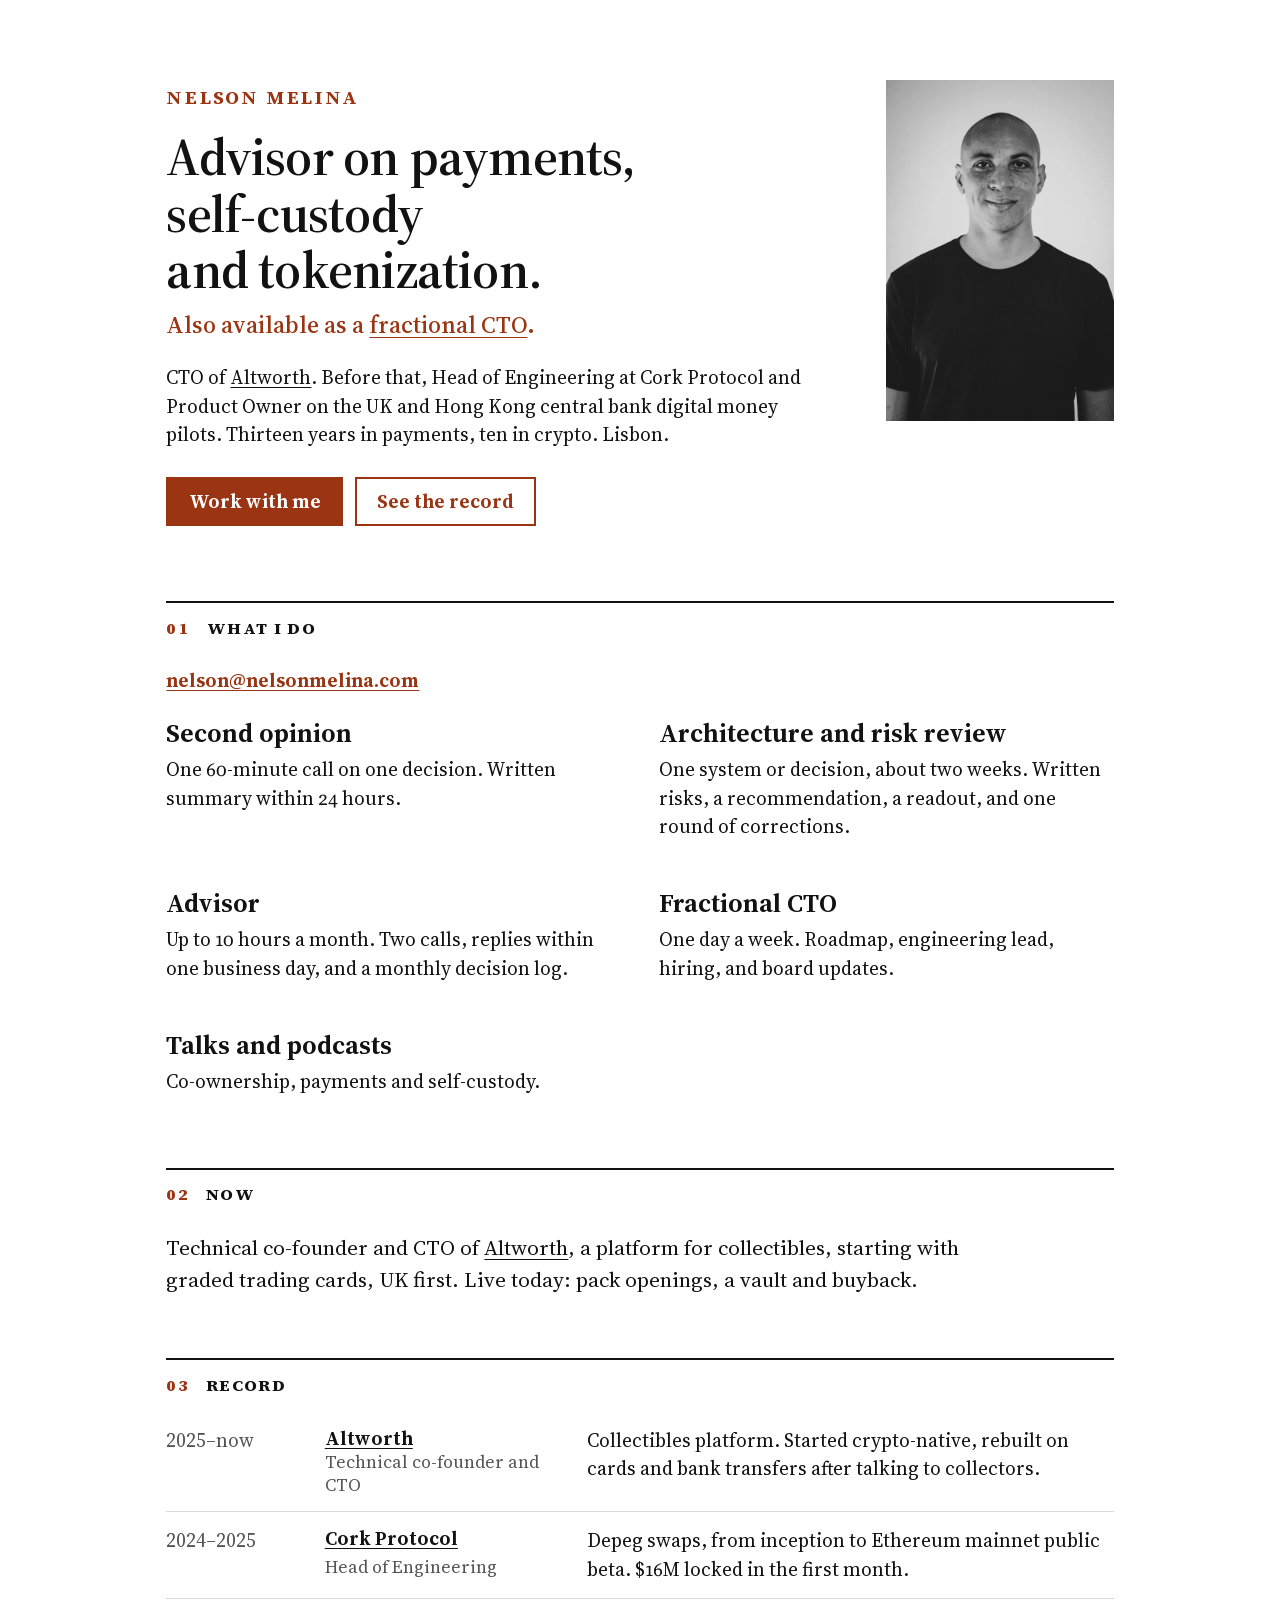
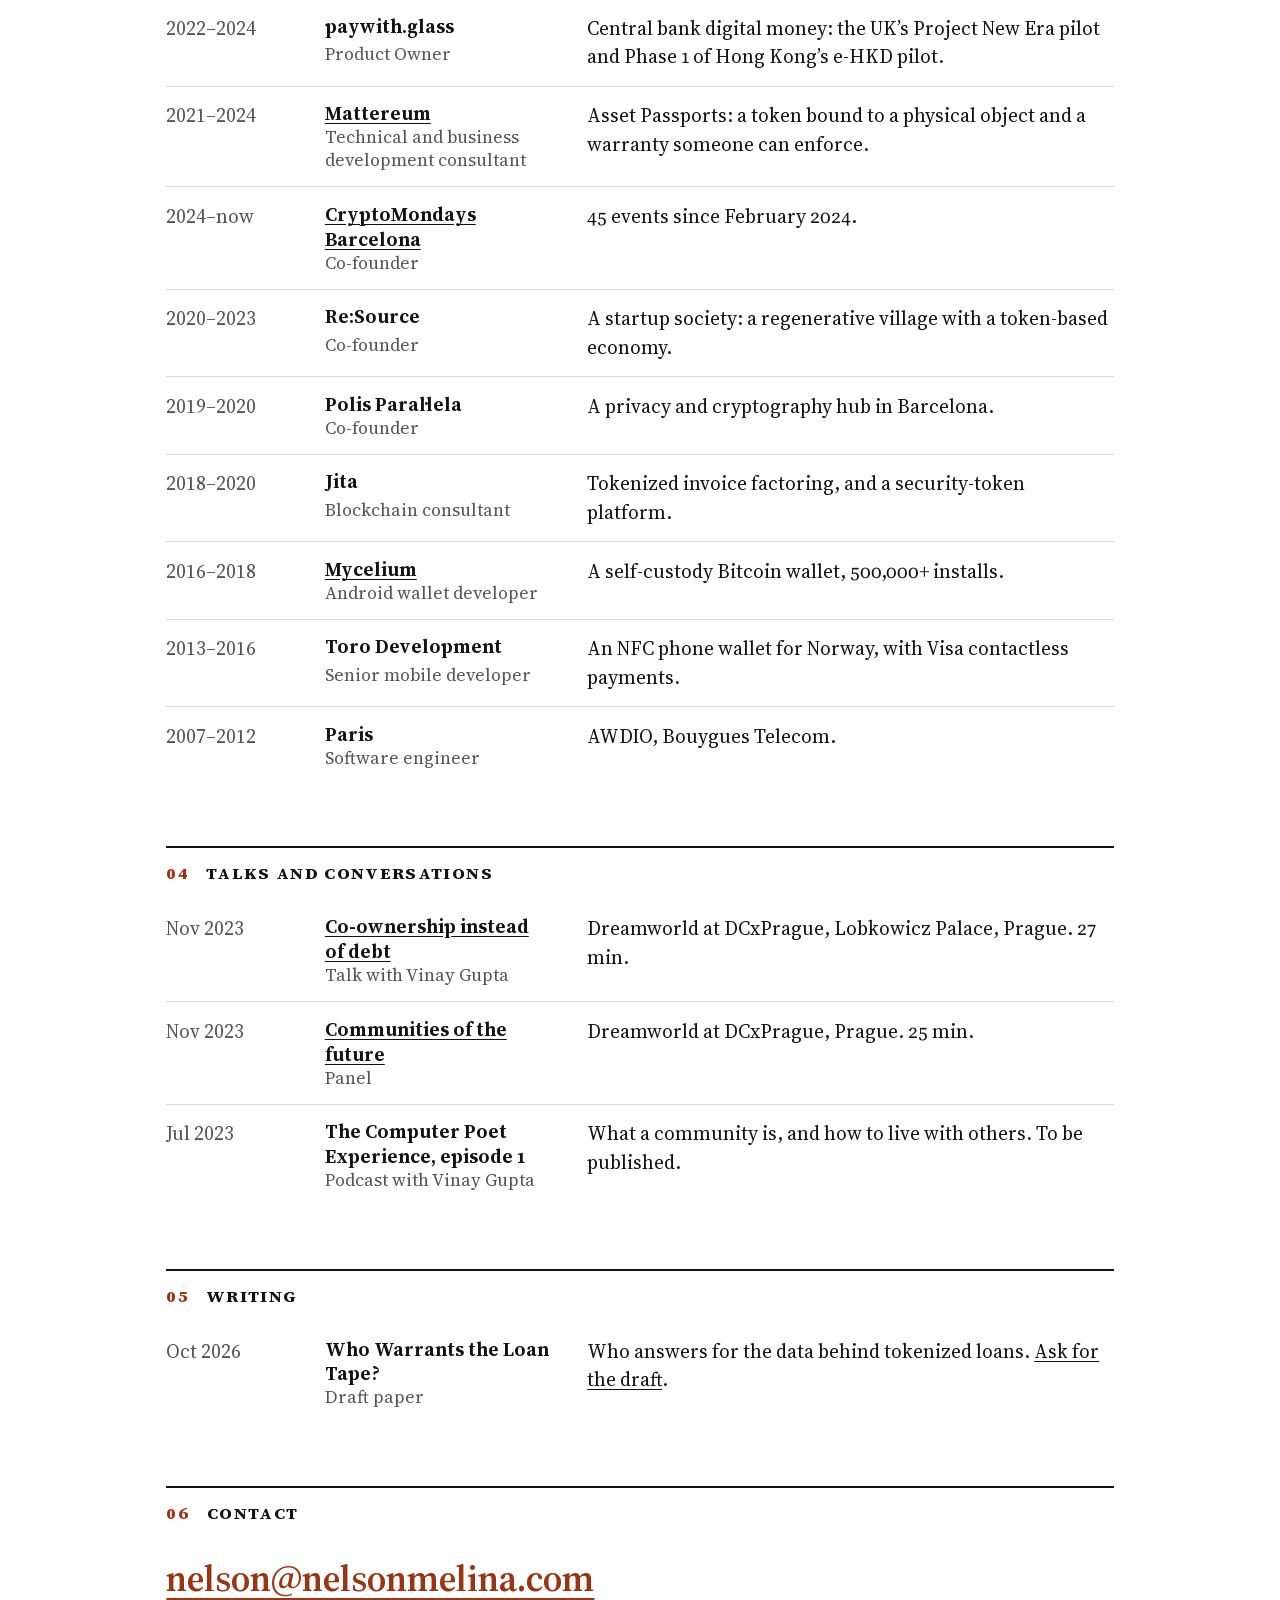
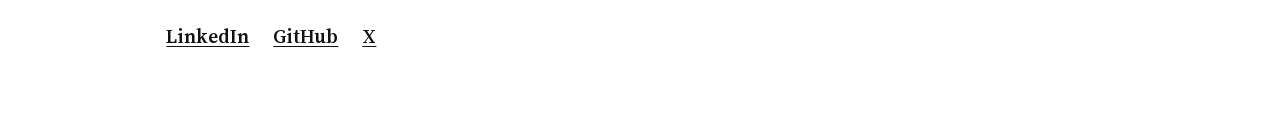
<file: index.html>
<!doctype html>
<html lang="en">
<head>
<meta charset="utf-8">
<meta name="viewport" content="width=device-width, initial-scale=1">
<link rel="canonical" href="https://nelsonmelina.com/">
<link rel="alternate" type="text/markdown" href="https://nelsonmelina.com/index.html.md">
<meta property="og:type" content="profile">
<meta property="og:title" content="Nelson Melina">
<meta property="og:description" content="Advisor on payments, self-custody and tokenization. Also available as a fractional CTO.">
<meta property="og:url" content="https://nelsonmelina.com/">
<meta property="og:image" content="https://nelsonmelina.com/portrait.jpg">
<meta name="twitter:card" content="summary">
<script type="application/ld+json">
{
  "@context": "https://schema.org",
  "@graph": [
    {
      "@type": "Person",
      "@id": "https://nelsonmelina.com/#nelson",
      "name": "Nelson Melina",
      "url": "https://nelsonmelina.com/",
      "image": "https://nelsonmelina.com/portrait.jpg",
      "email": "mailto:nelson@nelsonmelina.com",
      "jobTitle": "Advisor; Technical Co-founder and CTO, Altworth",
      "homeLocation": { "@type": "Place", "name": "Lisbon, Portugal" },
      "knowsAbout": ["payments", "self-custody", "tokenization", "central bank digital currency"],
      "sameAs": [
        "https://www.linkedin.com/in/nelsonmelina/",
        "https://github.com/computerpoet",
        "https://x.com/ComputerPoet"
      ]
    },
    {
      "@type": "ProfilePage",
      "@id": "https://nelsonmelina.com/#page",
      "url": "https://nelsonmelina.com/",
      "mainEntity": { "@id": "https://nelsonmelina.com/#nelson" }
    }
  ]
}
</script>
<title>Nelson Melina: advisor on payments, self-custody and tokenization</title>
<meta name="description" content="Nelson Melina advises on payments, self-custody and tokenization, and works as a fractional CTO. CTO of Altworth. Thirteen years in payments, ten in crypto. Lisbon.">
<link rel="preload" href="/fonts/source-serif-4.woff2" as="font" type="font/woff2" crossorigin>
<link rel="stylesheet" href="/base.css">
<link rel="stylesheet" href="a.css">
<link rel="icon" href="/favicon.png" type="image/png">
<meta name="color-scheme" content="light dark">
</head>
<body>
<a class="skip" href="#record">Skip to the record</a>

<header class="hero">
  <div class="hero-text">
    <p class="name">Nelson Melina</p>
    <h1>Advisor on payments, self&#8209;custody and tokenization.</h1>
    <p class="also">Also available as a <a href="#fractional-cto">fractional CTO</a>.</p>
    <p class="proof">CTO of <a href="https://altworth.com/">Altworth</a>. Before that, Head of Engineering at Cork Protocol and Product Owner on the UK and Hong Kong central bank digital money pilots. Thirteen years in payments, ten in crypto. Lisbon.</p>
    <p class="cta">
      <a class="button primary" href="#work">Work with me</a>
      <a class="button" href="#record">See the record</a>
    </p>
  </div>
  <figure class="portrait">
    <picture>
      <source srcset="/portrait.webp" type="image/webp">
      <img src="/portrait.jpg" alt="Nelson Melina, black and white portrait" width="600" height="900">
    </picture>
  </figure>
</header>

<main>

<section id="work" aria-labelledby="work-h">
  <h2 id="work-h"><span class="num">01</span> What I do</h2>
  <p class="work-mail"><a href="mailto:nelson@nelsonmelina.com">nelson@nelsonmelina.com</a></p>
  <ul class="offers">
    <li id="second-opinion">
      <h3>Second opinion</h3>
      <p>One 60-minute call on one decision. Written summary within 24 hours.</p>
    </li>
    <li id="architecture-review">
      <h3>Architecture and risk review</h3>
      <p>One system or decision, about two weeks. Written risks, a recommendation, a readout, and one round of corrections.</p>
    </li>
    <li id="advisor">
      <h3>Advisor</h3>
      <p>Up to 10 hours a month. Two calls, replies within one business day, and a monthly decision log.</p>
    </li>
    <li id="fractional-cto">
      <h3>Fractional CTO</h3>
      <p>One day a week. Roadmap, engineering lead, hiring, and board updates.</p>
    </li>
    <li id="talks-offer">
      <h3>Talks and podcasts</h3>
      <p>Co-ownership, payments and self-custody.</p>
    </li>
  </ul>
</section>

<section id="now" aria-labelledby="now-h">
  <h2 id="now-h"><span class="num">02</span> Now</h2>
  <p class="now">Technical co-founder and CTO of <a href="https://altworth.com/">Altworth</a>, a platform for collectibles, starting with graded trading cards, UK first. Live today: pack openings, a vault and buyback.</p>
</section>

<section id="record" aria-labelledby="record-h">
  <h2 id="record-h"><span class="num">03</span> Record</h2>
  <ol class="record">
    <li><span class="date">2025–now</span><span class="org"><a href="https://altworth.com/">Altworth</a></span><span class="role">Technical co-founder and CTO</span><span class="what">Collectibles platform. Started crypto-native, rebuilt on cards and bank transfers after talking to collectors.</span></li>
    <li><span class="date">2024–2025</span><span class="org"><a href="https://www.cork.tech/">Cork Protocol</a></span><span class="role">Head of Engineering</span><span class="what">Depeg swaps, from inception to Ethereum mainnet public beta. $16M locked in the first month.</span></li>
    <li><span class="date">2022–2024</span><span class="org">paywith.glass</span><span class="role">Product Owner</span><span class="what">Central bank digital money: the UK’s Project New Era pilot and Phase 1 of Hong Kong’s e-HKD pilot.</span></li>
    <li><span class="date">2021–2024</span><span class="org"><a href="https://mattereum.com/">Mattereum</a></span><span class="role">Technical and business development consultant</span><span class="what">Asset Passports: a token bound to a physical object and a warranty someone can enforce.</span></li>
    <li><span class="date">2024–now</span><span class="org"><a href="https://luma.com/cryptomondaysbcn">CryptoMondays Barcelona</a></span><span class="role">Co-founder</span><span class="what">45 events since February 2024.</span></li>
    <li><span class="date">2020–2023</span><span class="org">Re:Source</span><span class="role">Co-founder</span><span class="what">A startup society: a regenerative village with a token-based economy.</span></li>
    <li><span class="date">2019–2020</span><span class="org">Polis Paral·lela</span><span class="role">Co-founder</span><span class="what">A privacy and cryptography hub in Barcelona.</span></li>
    <li><span class="date">2018–2020</span><span class="org">Jita</span><span class="role">Blockchain consultant</span><span class="what">Tokenized invoice factoring, and a security-token platform.</span></li>
    <li><span class="date">2016–2018</span><span class="org"><a href="https://web.archive.org/web/20180308125553/https://play.google.com/store/apps/details?id=com.mycelium.wallet">Mycelium</a></span><span class="role">Android wallet developer</span><span class="what">A self-custody Bitcoin wallet, 500,000+ installs.</span></li>
    <li><span class="date">2013–2016</span><span class="org">Toro Development</span><span class="role">Senior mobile developer</span><span class="what">An NFC phone wallet for Norway, with Visa contactless payments.</span></li>
    <li><span class="date">2007–2012</span><span class="org">Paris</span><span class="role">Software engineer</span><span class="what">AWDIO, Bouygues Telecom.</span></li>
  </ol>
</section>

<section id="talks" aria-labelledby="talks-h">
  <h2 id="talks-h"><span class="num">04</span> Talks and conversations</h2>
  <ol class="record talks">
    <li><span class="date">Nov 2023</span><span class="org"><a href="https://www.youtube.com/watch?v=afgFGkOL-J0">Co-ownership instead of debt</a></span><span class="role">Talk with Vinay Gupta</span><span class="what">Dreamworld at DCxPrague, Lobkowicz Palace, Prague. 27 min.</span></li>
    <li><span class="date">Nov 2023</span><span class="org"><a href="https://www.youtube.com/watch?v=C_HpE7JoQ_I">Communities of the future</a></span><span class="role">Panel</span><span class="what">Dreamworld at DCxPrague, Prague. 25 min.</span></li>
    <li><span class="date">Jul 2023</span><span class="org">The Computer Poet Experience, episode 1</span><span class="role">Podcast with Vinay Gupta</span><span class="what">What a community is, and how to live with others. To be published.</span></li>
  </ol>
</section>

<section id="writing" aria-labelledby="writing-h">
  <h2 id="writing-h"><span class="num">05</span> Writing</h2>
  <ol class="record">
    <li><span class="date">Oct 2026</span><span class="org">Who Warrants the Loan Tape?</span><span class="role">Draft paper</span><span class="what">Who answers for the data behind tokenized loans. <a href="mailto:nelson@nelsonmelina.com?subject=Who%20Warrants%20the%20Loan%20Tape%3F%20draft">Ask for the draft</a>.</span></li>
  </ol>
</section>

<section id="contact" aria-labelledby="contact-h">
  <h2 id="contact-h"><span class="num">06</span> Contact</h2>
  <p class="mail"><a href="mailto:nelson@nelsonmelina.com">nelson@nelsonmelina.com</a></p>
  <ul class="links">
    <li><a href="https://www.linkedin.com/in/nelsonmelina/">LinkedIn</a></li>
    <li><a href="https://github.com/computerpoet">GitHub</a></li>
    <li><a href="https://x.com/ComputerPoet">X</a></li>
  </ul>
</section>

</main>
</body>
</html>
</file>
<file: base.css>
/* Shared base for the two Nov 2026 layout candidates. Source Serif 4 (SIL OFL), self-hosted.
   One accent colour (rust, #9a3412 light / #e8925c dark, both 7.3:1+ against the page). */

@font-face {
  font-family: "Source Serif 4";
  src: url("/fonts/source-serif-4.woff2") format("woff2");
  font-weight: 200 900;
  font-style: normal;
  font-display: swap;
}
@font-face {
  font-family: "Source Serif 4";
  src: url("/fonts/source-serif-4-italic.woff2") format("woff2");
  font-weight: 200 900;
  font-style: italic;
  font-display: swap;
}

:root {
  --paper: #ffffff;
  --ink: #121212;
  --muted: #545454;
  --hair: #d9d9d9;
  --accent: #9a3412;
  --on-accent: #ffffff;
  --gap: clamp(1.25rem, 0.8rem + 2vw, 2.5rem);
  color-scheme: light dark;
}
@media (prefers-color-scheme: dark) {
  :root {
    --paper: #121212;
    --ink: #ececec;
    --muted: #a6a6a6;
    --hair: #333333;
    --accent: #e8925c;
    --on-accent: #121212;
  }
}

*, *::before, *::after { box-sizing: border-box; }

html {
  font-family: "Source Serif 4", Georgia, "Times New Roman", serif;
  -webkit-text-size-adjust: 100%;
  text-size-adjust: 100%;
}
body {
  margin: 0;
  background: var(--paper);
  color: var(--ink);
  font-size: clamp(1.0625rem, 0.99rem + 0.3vw, 1.2rem);
  line-height: 1.5;
  font-optical-sizing: auto;
  font-variant-numeric: oldstyle-nums proportional-nums;
  font-kerning: normal;
  overflow-wrap: break-word;
}

a {
  color: inherit;
  text-decoration-line: underline;
  text-decoration-thickness: 1px;
  text-underline-offset: 0.18em;
}
a:hover { text-decoration-thickness: 2px; }
a:focus-visible { outline: 2px solid var(--accent); outline-offset: 3px; }

.skip {
  position: absolute;
  left: 1rem; top: -4rem;
  background: var(--ink); color: var(--paper);
  padding: 0.5rem 0.75rem;
  z-index: 20;
}
.skip:focus { top: 1rem; }

.button {
  display: inline-block;
  padding: 0.55em 1.05em 0.6em;
  border: 2px solid var(--accent);
  font-weight: 650;
  text-decoration: none;
  line-height: 1.2;
}
.button.primary { background: var(--accent); color: var(--on-accent); }
.button:not(.primary) { color: var(--accent); }
.button:hover { text-decoration: underline; text-decoration-thickness: 2px; }

.portrait img {
  display: block;
  width: 100%;
  height: auto;
  object-fit: cover;
  filter: grayscale(1);
}

.date, .when { font-variant-numeric: lining-nums tabular-nums; }
.muted { color: var(--muted); }

@media (prefers-reduced-motion: no-preference) {
  html { scroll-behavior: smooth; }
}
</file>
<file: a.css>
/* Layout A: one column, offer first, numbered sections, the record as a scannable list. */

.hero, main {
  max-width: 64rem;
  margin-inline: auto;
  padding-inline: var(--gap);
}

.hero {
  display: grid;
  grid-template-columns: minmax(0, 1fr) clamp(10rem, 7rem + 9vw, 15rem);
  gap: var(--gap);
  align-items: start;
  padding-top: clamp(2.5rem, 1rem + 5vw, 6rem);
  padding-bottom: clamp(2.5rem, 1.5rem + 4vw, 5rem);
}
.name {
  margin: 0 0 1rem;
  font-variant-caps: all-small-caps;
  letter-spacing: 0.08em;
  font-weight: 650;
  font-size: 1.15em;
  color: var(--accent);
}
h1 {
  margin: 0;
  font-size: clamp(1.9rem, 1.2rem + 2.6vw, 3.3rem);
  line-height: 1.08;
  font-weight: 600;
  letter-spacing: -0.015em;
  max-width: 20ch;
  text-wrap: balance;
}
.also {
  margin: 0.7rem 0 0;
  font-size: clamp(1.15rem, 1rem + 0.7vw, 1.5rem);
  line-height: 1.25;
  color: var(--accent);
  font-weight: 500;
}
.proof {
  margin: 1.4rem 0 0;
  max-width: 34em;
  color: var(--ink);
}
.cta { margin: 1.75rem 0 0; display: flex; flex-wrap: wrap; gap: 0.75rem; }
.portrait { margin: 0; }
.portrait img { aspect-ratio: 2 / 3; }

section, .offers li { scroll-margin-top: 1rem; }
section { padding-bottom: clamp(2.5rem, 1.5rem + 3vw, 4rem); }
h2 {
  margin: 0 0 1.5rem;
  padding-top: 0.6rem;
  border-top: 2px solid var(--ink);
  font-size: 1em;
  font-weight: 700;
  font-variant-caps: all-small-caps;
  letter-spacing: 0.07em;
}
h2 .num {
  color: var(--accent);
  font-variant-numeric: lining-nums tabular-nums;
  margin-right: 0.6em;
}

/* Work with me */
.offers {
  list-style: none;
  margin: 0;
  padding: 0;
  display: grid;
  grid-template-columns: repeat(2, minmax(0, 1fr));
  gap: var(--gap);
}
.offers h3 {
  margin: 0 0 0.4rem;
  font-size: 1.35em;
  line-height: 1.15;
  font-weight: 650;
}
.offers p { margin: 0 0 0.6rem; }
.offers a { color: var(--accent); font-weight: 650; display: inline-block; padding-block: 0.45em; }
.work-mail { margin: 0 0 1.5rem; max-width: 40em; }
.work-mail a { color: var(--accent); font-weight: 650; }

.now { margin: 0; max-width: 40em; font-size: 1.1em; }

/* Record, talks, writing: one row per entry */
.record { list-style: none; margin: 0; padding: 0; }
.record li {
  display: grid;
  grid-template-columns: 7.5rem minmax(0, 14rem) minmax(0, 1fr);
  grid-template-areas: "date org what" "date role what";
  column-gap: var(--gap);
  padding: 0.9rem 0;
  border-top: 1px solid var(--hair);
}
.record li:first-child { border-top: 0; padding-top: 0.2rem; }
.record .date { grid-area: date; color: var(--muted); }
.record .org { grid-area: org; font-weight: 650; line-height: 1.3; }
.record .role { grid-area: role; color: var(--muted); font-size: 0.92em; line-height: 1.3; }
.record .what { grid-area: what; }

.mail {
  margin: 0 0 1rem;
  font-size: clamp(1.4rem, 1rem + 2vw, 2.3rem);
  font-weight: 600;
}
.mail a { color: var(--accent); text-decoration-thickness: 2px; }
.links {
  list-style: none;
  margin: 0;
  padding: 0;
  display: flex;
  flex-wrap: wrap;
  gap: 0.4rem 1.5rem;
  font-weight: 600;
}

@media (max-width: 56rem) {
  .offers { grid-template-columns: minmax(0, 1fr); gap: 1.5rem; }
  .record li {
    grid-template-columns: 6rem minmax(0, 1fr);
    grid-template-areas: "date org" "date role" "date what";
  }
  .record .what { margin-top: 0.3rem; }
}
@media (max-width: 40rem) {
  .hero { grid-template-columns: minmax(0, 1fr) 5.5rem; gap: 1rem; padding-top: 1.75rem; align-items: start; }
  .hero-text { display: contents; }
  .name { grid-column: 1; grid-row: 1; align-self: center; margin: 0; }
  .portrait { grid-column: 2; grid-row: 1; }
  .portrait img { aspect-ratio: 1 / 1; object-position: 50% 12%; }
  h1, .also, .proof, .cta { grid-column: 1 / -1; }
  .record li {
    grid-template-columns: minmax(0, 1fr);
    grid-template-areas: "date" "org" "role" "what";
  }
}
</file>
